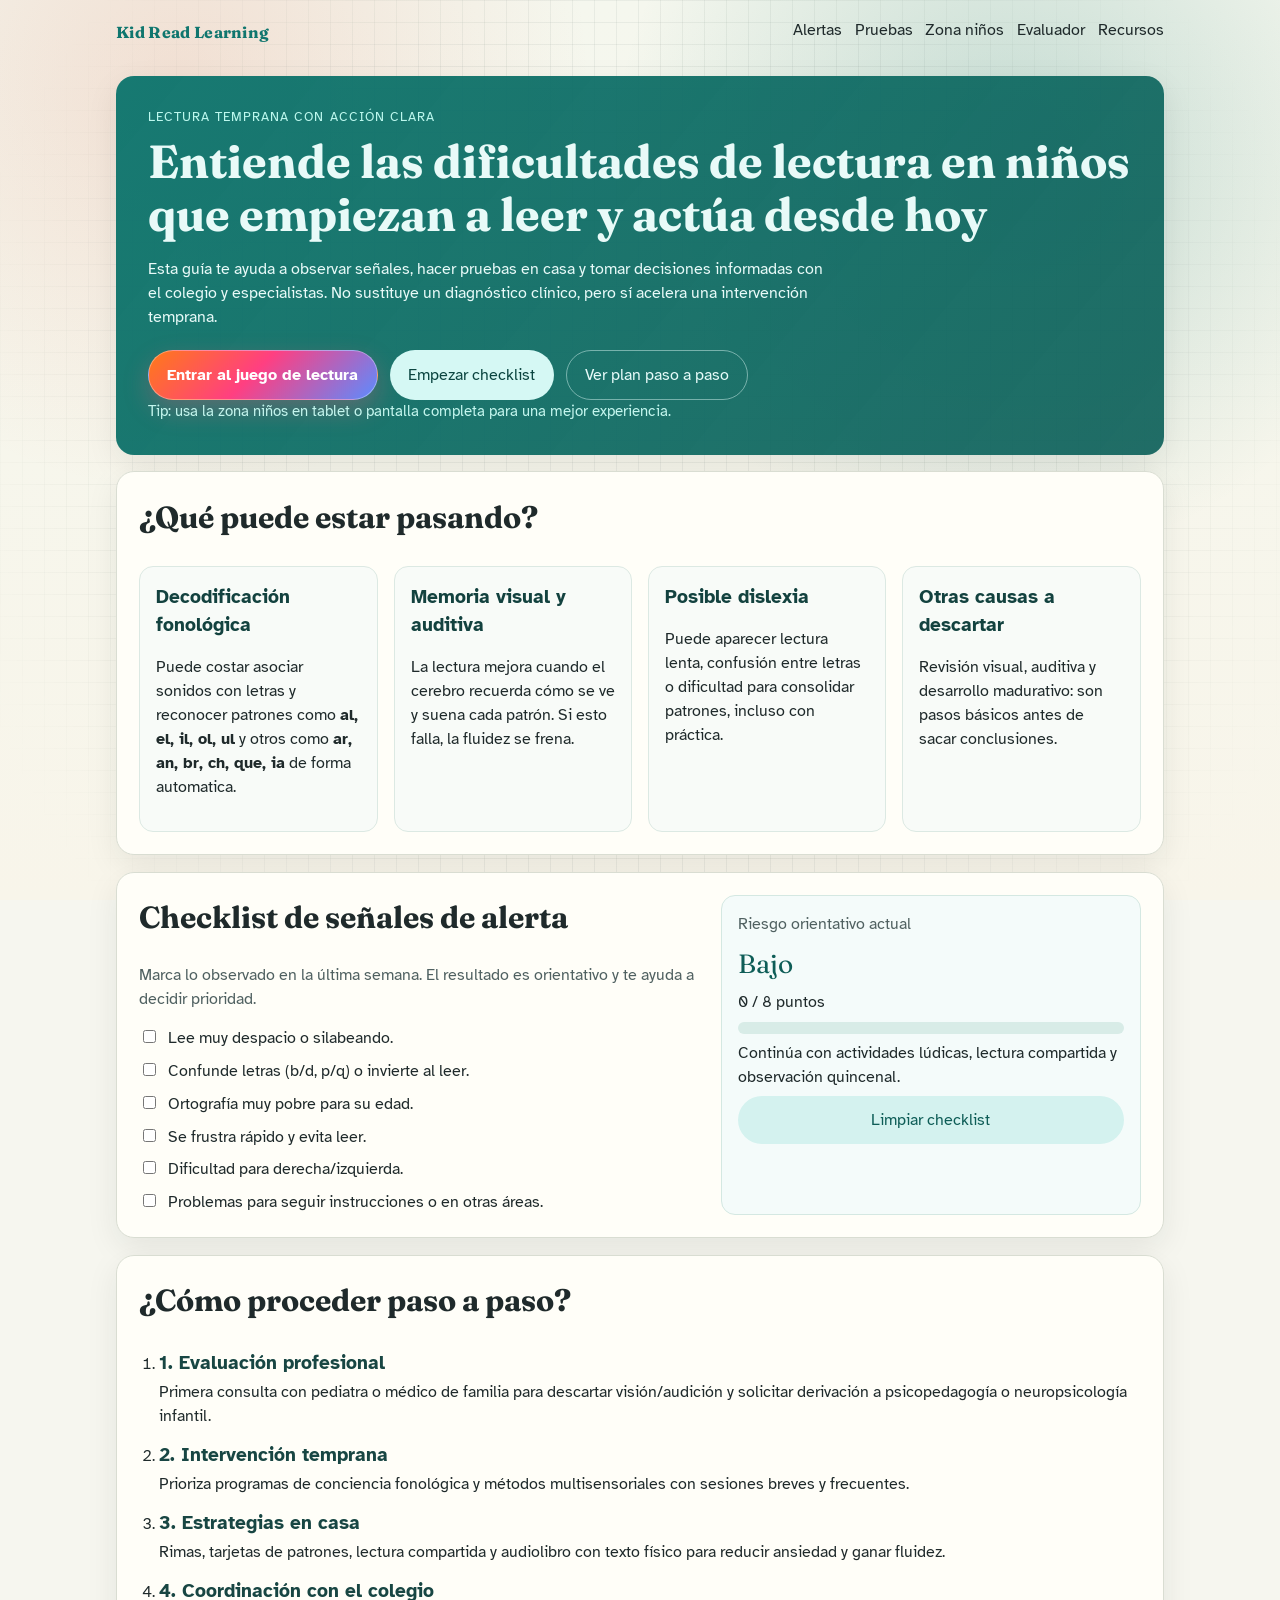
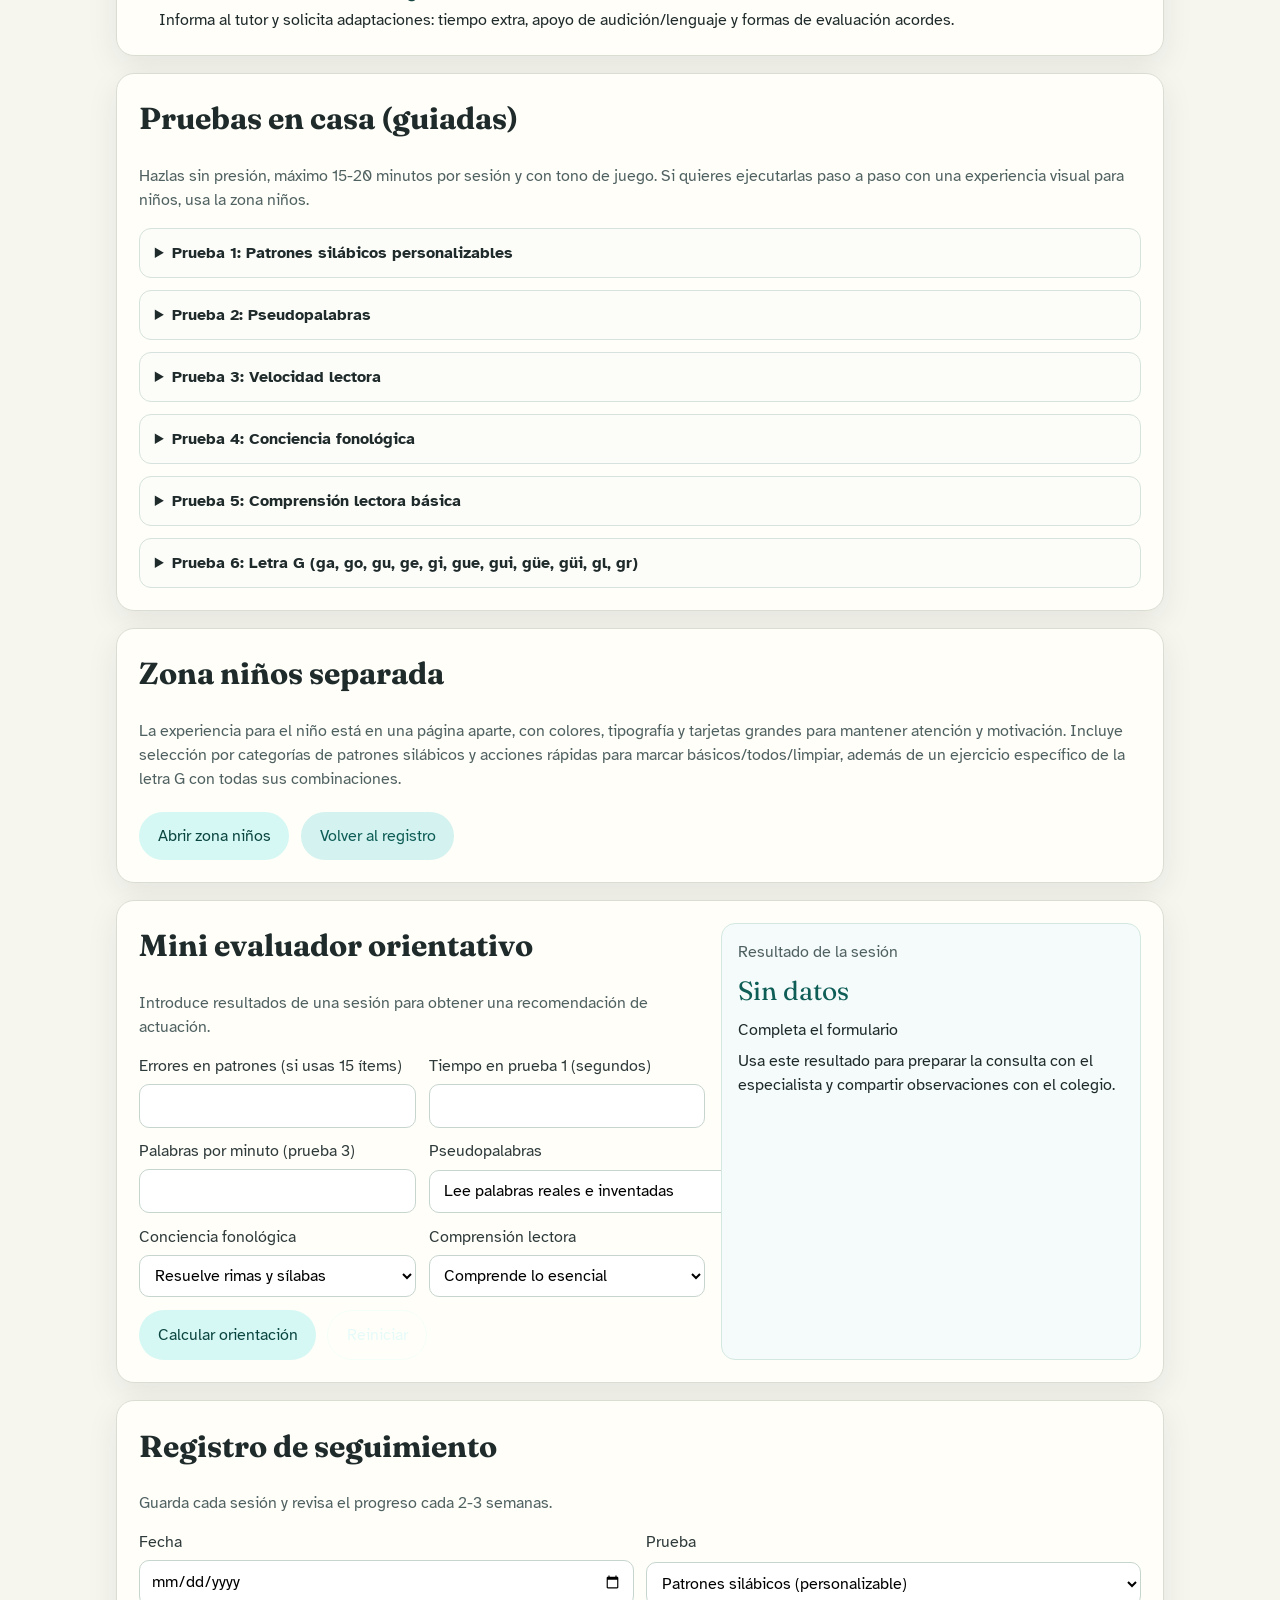
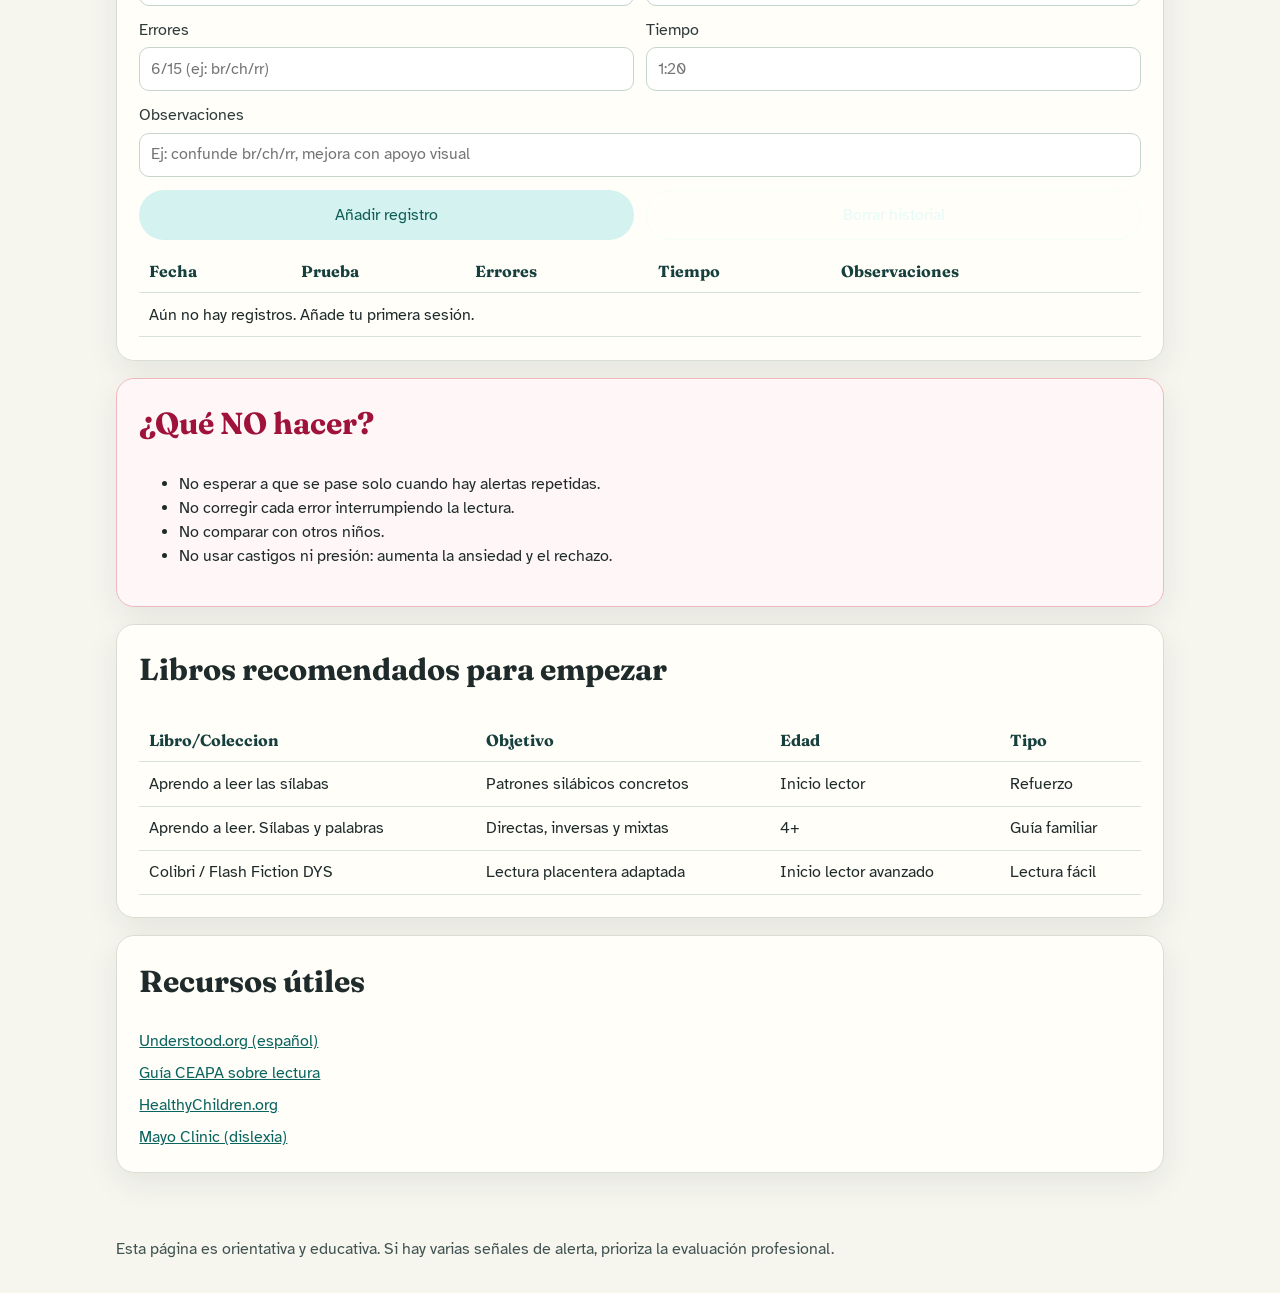
<file: index.html>
<!doctype html>
<html lang="es">
  <head>
    <meta charset="UTF-8" />
    <meta name="viewport" content="width=device-width, initial-scale=1.0" />
    <title>Guía interactiva para inicio lector</title>
    <meta
      name="description"
      content="Guía interactiva para familias: detectar señales en niños que empiezan a leer, aplicar pruebas en casa y saber cuándo acudir a evaluación profesional."
    />
    <link rel="preconnect" href="https://fonts.googleapis.com" />
    <link rel="preconnect" href="https://fonts.gstatic.com" crossorigin />
    <link
      href="https://fonts.googleapis.com/css2?family=Atkinson+Hyperlegible:wght@400;700&family=Fraunces:opsz,wght@9..144,500;9..144,700&display=swap"
      rel="stylesheet"
    />
    <link rel="stylesheet" href="styles.css" />
  </head>
  <body>
    <div class="bg-aurora" aria-hidden="true"></div>
    <div class="bg-grid" aria-hidden="true"></div>

    <header class="topbar">
      <p class="brand">Kid Read Learning</p>
      <nav aria-label="Navegación principal">
        <a href="#alertas">Alertas</a>
        <a href="#pruebas">Pruebas</a>
        <a href="zona-ninos.html">Zona niños</a>
        <a href="#evaluador">Evaluador</a>
        <a href="#recursos">Recursos</a>
      </nav>
    </header>

    <main>
      <section class="hero reveal" id="inicio">
        <p class="eyebrow">Lectura temprana con acción clara</p>
        <h1>
          Entiende las dificultades de lectura en niños que empiezan a leer y
          actúa desde hoy
        </h1>
        <p>
          Esta guía te ayuda a observar señales, hacer pruebas en casa y tomar
          decisiones informadas con el colegio y especialistas. No sustituye un
          diagnóstico clínico, pero sí acelera una intervención temprana.
        </p>
        <div class="hero-actions">
          <a class="btn btn-kids" href="zona-ninos.html">Entrar al juego de lectura</a>
          <a class="btn btn-primary" href="#alertas">Empezar checklist</a>
          <a class="btn btn-secondary" href="#pasos">Ver plan paso a paso</a>
        </div>
        <p class="hero-kids-note">
          Tip: usa la zona niños en tablet o pantalla completa para una mejor experiencia.
        </p>
      </section>

      <section class="panel reveal" id="entender">
        <h2>¿Qué puede estar pasando?</h2>
        <div class="grid cards-4">
          <article class="card">
            <h3>Decodificación fonológica</h3>
            <p>
              Puede costar asociar sonidos con letras y reconocer patrones como
              <strong>al, el, il, ol, ul</strong> y otros como
              <strong>ar, an, br, ch, que, ia</strong> de forma automatica.
            </p>
          </article>
          <article class="card">
            <h3>Memoria visual y auditiva</h3>
            <p>
              La lectura mejora cuando el cerebro recuerda cómo se ve y suena
              cada patrón. Si esto falla, la fluidez se frena.
            </p>
          </article>
          <article class="card">
            <h3>Posible dislexia</h3>
            <p>
              Puede aparecer lectura lenta, confusión entre letras o dificultad
              para consolidar patrones, incluso con práctica.
            </p>
          </article>
          <article class="card">
            <h3>Otras causas a descartar</h3>
            <p>
              Revisión visual, auditiva y desarrollo madurativo: son pasos
              básicos antes de sacar conclusiones.
            </p>
          </article>
        </div>
      </section>

      <section class="panel reveal" id="alertas">
        <div class="split">
          <div>
            <h2>Checklist de señales de alerta</h2>
            <p class="section-intro">
              Marca lo observado en la última semana. El resultado es
              orientativo y te ayuda a decidir prioridad.
            </p>
            <form id="alertChecklist" class="stack" aria-label="Checklist de alertas">
              <label><input type="checkbox" value="2" /> Lee muy despacio o silabeando.</label>
              <label><input type="checkbox" value="2" /> Confunde letras (b/d, p/q) o invierte al leer.</label>
              <label><input type="checkbox" value="1" /> Ortografía muy pobre para su edad.</label>
              <label><input type="checkbox" value="1" /> Se frustra rápido y evita leer.</label>
              <label><input type="checkbox" value="1" /> Dificultad para derecha/izquierda.</label>
              <label><input type="checkbox" value="1" /> Problemas para seguir instrucciones o en otras áreas.</label>
            </form>
          </div>

          <aside class="result-card" aria-live="polite">
            <p class="result-label">Riesgo orientativo actual</p>
            <p class="result-level" id="checklistLevel">Bajo</p>
            <p class="result-score"><span id="checklistScore">0</span> / 8 puntos</p>
            <div class="meter" role="img" aria-label="Nivel de alerta">
              <span id="checklistMeter"></span>
            </div>
            <p class="result-message" id="checklistMessage">
              Continúa con actividades lúdicas y observación quincenal.
            </p>
            <button type="button" class="btn btn-tertiary" id="clearChecklist">
              Limpiar checklist
            </button>
          </aside>
        </div>
      </section>

      <section class="panel reveal" id="pasos">
        <h2>¿Cómo proceder paso a paso?</h2>
        <ol class="timeline">
          <li>
            <h3>1. Evaluación profesional</h3>
            <p>
              Primera consulta con pediatra o médico de familia para descartar
              visión/audición y solicitar derivación a psicopedagogía o
              neuropsicología infantil.
            </p>
          </li>
          <li>
            <h3>2. Intervención temprana</h3>
            <p>
              Prioriza programas de conciencia fonológica y métodos
              multisensoriales con sesiones breves y frecuentes.
            </p>
          </li>
          <li>
            <h3>3. Estrategias en casa</h3>
            <p>
              Rimas, tarjetas de patrones, lectura compartida y audiolibro con
              texto físico para reducir ansiedad y ganar fluidez.
            </p>
          </li>
          <li>
            <h3>4. Coordinación con el colegio</h3>
            <p>
              Informa al tutor y solicita adaptaciones: tiempo extra, apoyo de
              audición/lenguaje y formas de evaluación acordes.
            </p>
          </li>
        </ol>
      </section>

      <section class="panel reveal" id="pruebas">
        <h2>Pruebas en casa (guiadas)</h2>
        <p class="section-intro">
          Hazlas sin presión, máximo 15-20 minutos por sesión y con tono de
          juego. Si quieres ejecutarlas paso a paso con una experiencia visual
          para niños, usa la zona niños.
        </p>

        <div class="accordion">
          <details>
            <summary>Prueba 1: Patrones silábicos personalizables</summary>
            <p>
              En la zona niños puedes elegir grupos (inversas, final nasal,
              final s, trabadas, dígrafos y vocálicas). Señal de alerta: más de
              30% de errores o más de 60 segundos con lectura silabeada.
            </p>
          </details>
          <details>
            <summary>Prueba 2: Pseudopalabras</summary>
            <p>
              Mezcla palabras reales e inventadas. Si solo lee conocidas, puede
              haber dificultad en la conversión grafema-fonema.
            </p>
          </details>
          <details>
            <summary>Prueba 3: Velocidad lectora</summary>
            <p>
              Texto de 100 palabras durante 1 minuto. Referencia orientativa en
              inicio lector: 50-90 ppm, con alerta por debajo de 45-50 ppm.
            </p>
          </details>
          <details>
            <summary>Prueba 4: Conciencia fonológica</summary>
            <p>
              Evalúa rimas, segmentación y omisión de sílabas. Dificultades
              repetidas sugieren una base fonológica frágil.
            </p>
          </details>
          <details>
            <summary>Prueba 5: Comprensión lectora básica</summary>
            <p>
              Lee 3-4 frases y haz 2-3 preguntas de contenido. Si lee sin
              comprender, revisa el enfoque de intervención.
            </p>
          </details>
          <details>
            <summary>Prueba 6: Letra G (ga, go, gu, ge, gi, gue, gui, güe, güi, gl, gr)</summary>
            <p>
              Refuerza todas las combinaciones de la G. Puedes elegir
              subcategorías: g suave (ga/go/gu), g fuerte (ge/gi), u muda
              (gue/gui), diéresis (güe/güi) y trabadas con la G (gl/gr). La
              letra se resalta en pantalla para que el niño la identifique al
              leer.
            </p>
          </details>
        </div>
      </section>

      <section class="panel reveal" id="laboratorio">
        <h2>Zona niños separada</h2>
        <p class="section-intro">
          La experiencia para el niño está en una página aparte, con colores,
          tipografía y tarjetas grandes para mantener atención y motivación.
          Incluye selección por categorías de patrones silábicos y acciones
          rápidas para marcar básicos/todos/limpiar, además de un ejercicio
          específico de la letra G con todas sus combinaciones.
        </p>
        <div class="hero-actions">
          <a class="btn btn-primary" href="zona-ninos.html">Abrir zona niños</a>
          <a class="btn btn-tertiary" href="#registro">Volver al registro</a>
        </div>
      </section>

      <section class="panel reveal" id="evaluador">
        <div class="split">
          <div>
            <h2>Mini evaluador orientativo</h2>
            <p class="section-intro">
              Introduce resultados de una sesión para obtener una recomendación
              de actuación.
            </p>
            <form id="quickEval" class="eval-grid">
              <label>
                Errores en patrones (si usas 15 ítems)
                <input type="number" min="0" max="15" id="errPatrones" required />
              </label>
              <label>
                Tiempo en prueba 1 (segundos)
                <input type="number" min="10" max="300" id="timePatrones" required />
              </label>
              <label>
                Palabras por minuto (prueba 3)
                <input type="number" min="0" max="180" id="ppm" required />
              </label>
              <label>
                Pseudopalabras
                <select id="pseudo" required>
                  <option value="ok">Lee palabras reales e inventadas</option>
                  <option value="partial">Le cuestan varias inventadas</option>
                  <option value="block">Se bloquea casi siempre con inventadas</option>
                </select>
              </label>
              <label>
                Conciencia fonológica
                <select id="fono" required>
                  <option value="ok">Resuelve rimas y sílabas</option>
                  <option value="partial">Falla en algunas tareas</option>
                  <option value="block">Falla en la mayoría</option>
                </select>
              </label>
              <label>
                Comprensión lectora
                <select id="comprension" required>
                  <option value="ok">Comprende lo esencial</option>
                  <option value="partial">Comprensión parcial</option>
                  <option value="low">Casi no comprende</option>
                </select>
              </label>

              <div class="actions-row">
                <button class="btn btn-primary" type="submit">Calcular orientación</button>
                <button class="btn btn-secondary" type="button" id="resetEval">Reiniciar</button>
              </div>
            </form>
          </div>

          <aside class="result-card" aria-live="polite">
            <p class="result-label">Resultado de la sesión</p>
            <p class="result-level" id="evalLevel">Sin datos</p>
            <p class="result-score" id="evalScore">Completa el formulario</p>
            <p class="result-message" id="evalMessage">
              Usa este resultado para preparar la consulta con el especialista y
              compartir observaciones con el colegio.
            </p>
          </aside>
        </div>
      </section>

      <section class="panel reveal" id="registro">
        <h2>Registro de seguimiento</h2>
        <p class="section-intro">
          Guarda cada sesión y revisa el progreso cada 2-3 semanas.
        </p>
        <form id="logForm" class="log-form">
          <label>Fecha <input type="date" id="logDate" required /></label>
          <label>
            Prueba
            <select id="logTest" required>
              <option value="Patrones">Patrones silábicos (personalizable)</option>
              <option value="Pseudopalabras">Pseudopalabras</option>
              <option value="Velocidad">Velocidad lectora</option>
              <option value="Conciencia fonológica">Conciencia fonológica</option>
              <option value="Comprensión">Comprensión lectora</option>
              <option value="Letra G">Letra G (ga, go, gu, ge, gi, gue, gui, güe, güi)</option>
            </select>
          </label>
          <label>
            Errores
            <input type="text" id="logErrors" placeholder="6/15 (ej: br/ch/rr)" />
          </label>
          <label>Tiempo <input type="text" id="logTime" placeholder="1:20" /></label>
          <label class="full">
            Observaciones
            <input
              type="text"
              id="logNotes"
              placeholder="Ej: confunde br/ch/rr, mejora con apoyo visual"
            />
          </label>
          <button type="submit" class="btn btn-tertiary">Añadir registro</button>
          <button type="button" class="btn btn-secondary" id="clearLogs">Borrar historial</button>
        </form>

        <div class="table-wrap">
          <table>
            <thead>
              <tr>
                <th>Fecha</th>
                <th>Prueba</th>
                <th>Errores</th>
                <th>Tiempo</th>
                <th>Observaciones</th>
              </tr>
            </thead>
            <tbody id="logTableBody"></tbody>
          </table>
        </div>
      </section>

      <section class="panel panel-warning reveal" id="no-hacer">
        <h2>¿Qué NO hacer?</h2>
        <ul>
          <li>No esperar a que se pase solo cuando hay alertas repetidas.</li>
          <li>No corregir cada error interrumpiendo la lectura.</li>
          <li>No comparar con otros niños.</li>
          <li>No usar castigos ni presión: aumenta la ansiedad y el rechazo.</li>
        </ul>
      </section>

      <section class="panel reveal" id="libros">
        <h2>Libros recomendados para empezar</h2>
        <div class="table-wrap">
          <table>
            <thead>
              <tr>
                <th>Libro/Coleccion</th>
                <th>Objetivo</th>
                <th>Edad</th>
                <th>Tipo</th>
              </tr>
            </thead>
            <tbody>
              <tr>
                <td>Aprendo a leer las sílabas</td>
                <td>Patrones silábicos concretos</td>
                <td>Inicio lector</td>
                <td>Refuerzo</td>
              </tr>
              <tr>
                <td>Aprendo a leer. Sílabas y palabras</td>
                <td>Directas, inversas y mixtas</td>
                <td>4+</td>
                <td>Guía familiar</td>
              </tr>
              <tr>
                <td>Colibri / Flash Fiction DYS</td>
                <td>Lectura placentera adaptada</td>
                <td>Inicio lector avanzado</td>
                <td>Lectura fácil</td>
              </tr>
            </tbody>
          </table>
        </div>
      </section>

      <section class="panel reveal" id="recursos">
        <h2>Recursos útiles</h2>
        <div class="resources">
          <a href="https://www.understood.org/es-mx/articles/child-trouble-reading" target="_blank" rel="noreferrer">Understood.org (español)</a>
          <a href="https://ceapa.es/wp-content/uploads/2021/02/DIFICULTADES-DE-APRENDIZAJE-RELACIONADAS-CON-LA-LECTURA.pdf" target="_blank" rel="noreferrer">Guía CEAPA sobre lectura</a>
          <a href="https://www.healthychildren.org/Spanish/health-issues/conditions/learning-disabilities/Paginas/reading-disorders-what-parents-need-to-know.aspx" target="_blank" rel="noreferrer">HealthyChildren.org</a>
          <a href="https://www.mayoclinic.org/es/diseases-conditions/dyslexia/symptoms-causes/syc-20353552" target="_blank" rel="noreferrer">Mayo Clinic (dislexia)</a>
        </div>
      </section>
    </main>

    <footer>
      <p>
        Esta página es orientativa y educativa. Si hay varias señales de alerta,
        prioriza la evaluación profesional.
      </p>
    </footer>

    <script src="script.js"></script>
  </body>
</html>
</file>
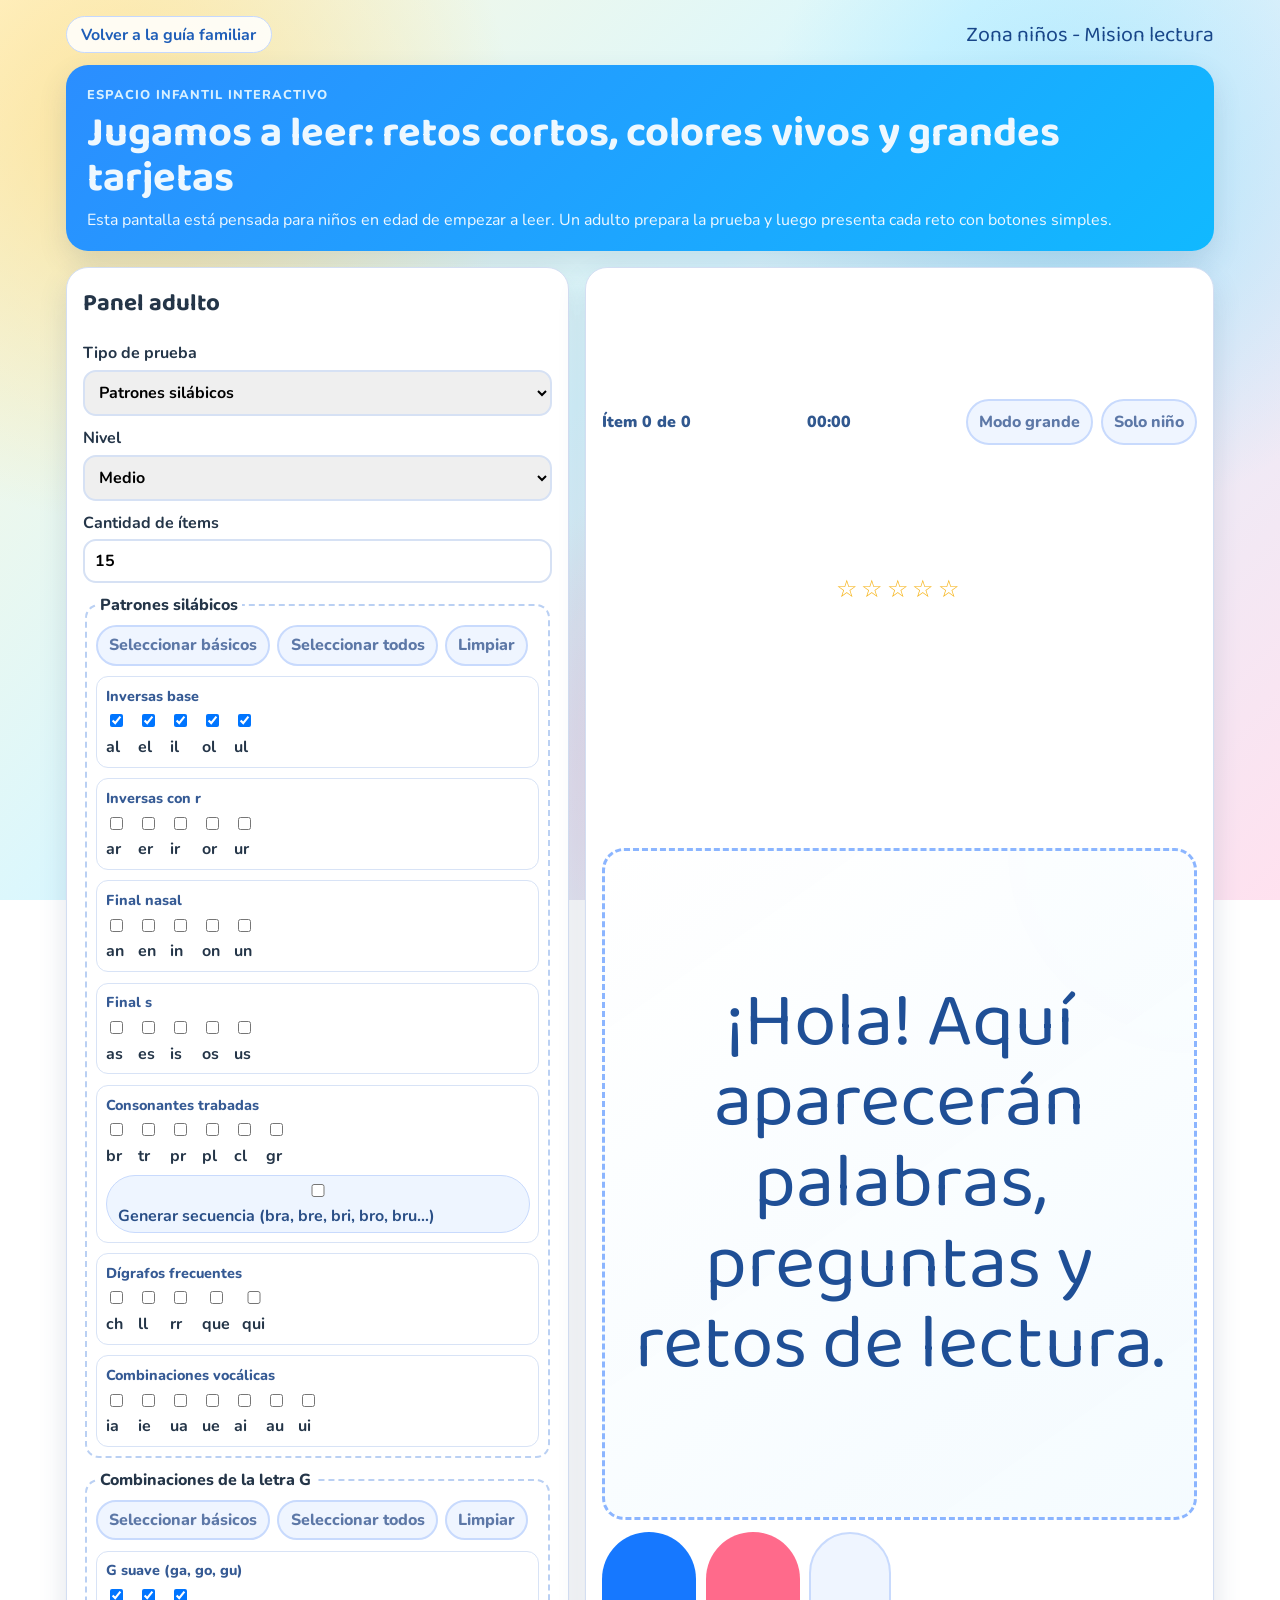
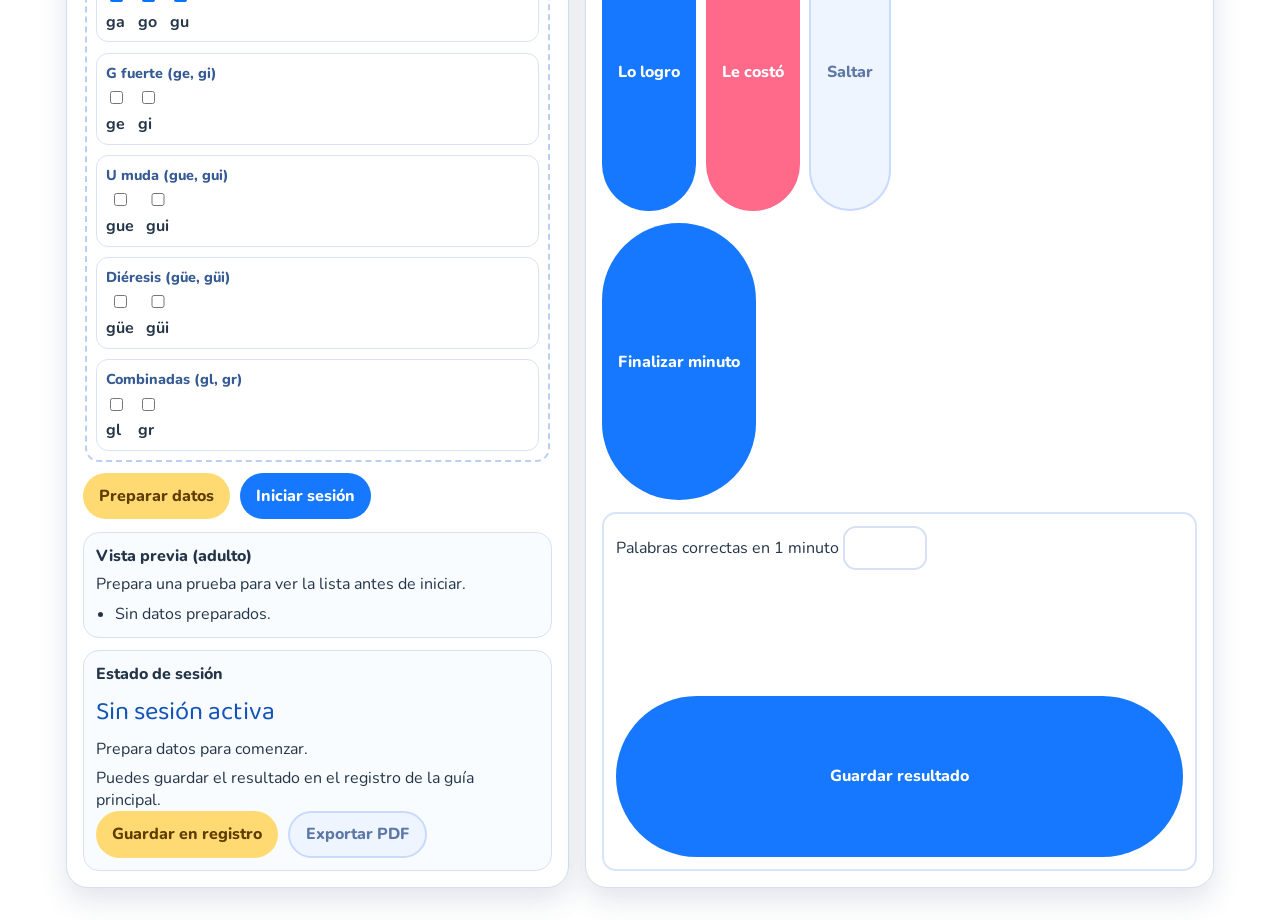
<file: zona-ninos.html>
<!doctype html>
<html lang="es">
  <head>
    <meta charset="UTF-8" />
    <meta name="viewport" content="width=device-width, initial-scale=1.0" />
    <title>Zona niños - pruebas de lectura</title>
    <meta
      name="description"
      content="Zona de pruebas de lectura para niños en inicio lector: visual, divertida y guiada para familias y docentes."
    />
    <link rel="preconnect" href="https://fonts.googleapis.com" />
    <link rel="preconnect" href="https://fonts.gstatic.com" crossorigin />
    <link
      href="https://fonts.googleapis.com/css2?family=Baloo+2:wght@500;700&family=Nunito:wght@500;700;800&display=swap"
      rel="stylesheet"
    />
    <link rel="stylesheet" href="zona-ninos.css" />
  </head>
  <body>
    <div class="bg"></div>
    <header class="topbar">
      <a class="back-link" href="index.html">Volver a la guía familiar</a>
      <p class="brand">Zona niños - Mision lectura</p>
    </header>

    <main>
      <section class="hero">
        <p class="eyebrow">Espacio infantil interactivo</p>
        <h1>Jugamos a leer: retos cortos, colores vivos y grandes tarjetas</h1>
        <p>
          Esta pantalla está pensada para niños en edad de empezar a leer. Un
          adulto prepara la prueba y luego presenta cada reto con botones simples.
        </p>
      </section>

      <section class="layout">
        <aside class="panel setup-panel">
          <h2>Panel adulto</h2>
          <form id="testLabSetup" class="lab-form">
            <label>
              Tipo de prueba
              <select id="labTestType">
                <option value="patterns">Patrones silábicos</option>
                <option value="blends">Sílabas trabadas (br, tr, pr, gr)</option>
                <option value="pseudo">Pseudopalabras</option>
                <option value="phonology">Conciencia fonológica</option>
                <option value="reading">Comprensión lectora</option>
                <option value="speed">Velocidad lectora (1 minuto)</option>
                <option value="letterG">Letra G (ga, go, gu, ge, gi, gue, gui, güe, güi)</option>
              </select>
            </label>

            <label>
              Nivel
              <select id="labDifficulty">
                <option value="easy">Fácil</option>
                <option value="medium" selected>Medio</option>
                <option value="hard">Avanzado</option>
              </select>
            </label>

            <label id="labCountWrap">
              Cantidad de ítems
              <input type="number" id="labItemCount" min="5" max="30" value="15" />
            </label>

            <fieldset id="patternPicker">
              <legend>Patrones silábicos</legend>
              <div class="pattern-quick-actions" aria-label="Acciones rápidas de patrones">
                <button type="button" class="btn btn-outline btn-mini" id="selectBasicPatterns">
                  Seleccionar básicos
                </button>
                <button type="button" class="btn btn-outline btn-mini" id="selectAllPatterns">
                  Seleccionar todos
                </button>
                <button type="button" class="btn btn-outline btn-mini" id="clearPatterns">
                  Limpiar
                </button>
              </div>

              <div class="pattern-group" data-apply="patterns">
                <p class="pattern-title">Inversas base</p>
                <div class="pattern-options">
                  <label><input type="checkbox" name="pattern" value="al" checked /> al</label>
                  <label><input type="checkbox" name="pattern" value="el" checked /> el</label>
                  <label><input type="checkbox" name="pattern" value="il" checked /> il</label>
                  <label><input type="checkbox" name="pattern" value="ol" checked /> ol</label>
                  <label><input type="checkbox" name="pattern" value="ul" checked /> ul</label>
                </div>
              </div>

              <div class="pattern-group" data-apply="patterns">
                <p class="pattern-title">Inversas con r</p>
                <div class="pattern-options">
                  <label><input type="checkbox" name="pattern" value="ar" /> ar</label>
                  <label><input type="checkbox" name="pattern" value="er" /> er</label>
                  <label><input type="checkbox" name="pattern" value="ir" /> ir</label>
                  <label><input type="checkbox" name="pattern" value="or" /> or</label>
                  <label><input type="checkbox" name="pattern" value="ur" /> ur</label>
                </div>
              </div>

              <div class="pattern-group" data-apply="patterns">
                <p class="pattern-title">Final nasal</p>
                <div class="pattern-options">
                  <label><input type="checkbox" name="pattern" value="an" /> an</label>
                  <label><input type="checkbox" name="pattern" value="en" /> en</label>
                  <label><input type="checkbox" name="pattern" value="in" /> in</label>
                  <label><input type="checkbox" name="pattern" value="on" /> on</label>
                  <label><input type="checkbox" name="pattern" value="un" /> un</label>
                </div>
              </div>

              <div class="pattern-group" data-apply="patterns">
                <p class="pattern-title">Final s</p>
                <div class="pattern-options">
                  <label><input type="checkbox" name="pattern" value="as" /> as</label>
                  <label><input type="checkbox" name="pattern" value="es" /> es</label>
                  <label><input type="checkbox" name="pattern" value="is" /> is</label>
                  <label><input type="checkbox" name="pattern" value="os" /> os</label>
                  <label><input type="checkbox" name="pattern" value="us" /> us</label>
                </div>
              </div>

              <div class="pattern-group" data-apply="patterns,blends">
                <p class="pattern-title">Consonantes trabadas</p>
                <div class="pattern-options">
                  <label><input type="checkbox" name="pattern" value="br" /> br</label>
                  <label><input type="checkbox" name="pattern" value="tr" /> tr</label>
                  <label><input type="checkbox" name="pattern" value="pr" /> pr</label>
                  <label><input type="checkbox" name="pattern" value="pl" /> pl</label>
                  <label><input type="checkbox" name="pattern" value="cl" /> cl</label>
                  <label><input type="checkbox" name="pattern" value="gr" /> gr</label>
                </div>
                <label class="sequence-toggle" id="blendSequenceWrap" hidden>
                  <input type="checkbox" id="blendSequenceMode" />
                  Generar secuencia (bra, bre, bri, bro, bru…)
                </label>
              </div>

              <div class="pattern-group" data-apply="patterns">
                <p class="pattern-title">Dígrafos frecuentes</p>
                <div class="pattern-options">
                  <label><input type="checkbox" name="pattern" value="ch" /> ch</label>
                  <label><input type="checkbox" name="pattern" value="ll" /> ll</label>
                  <label><input type="checkbox" name="pattern" value="rr" /> rr</label>
                  <label><input type="checkbox" name="pattern" value="que" /> que</label>
                  <label><input type="checkbox" name="pattern" value="qui" /> qui</label>
                </div>
              </div>

              <div class="pattern-group" data-apply="patterns">
                <p class="pattern-title">Combinaciones vocálicas</p>
                <div class="pattern-options">
                  <label><input type="checkbox" name="pattern" value="ia" /> ia</label>
                  <label><input type="checkbox" name="pattern" value="ie" /> ie</label>
                  <label><input type="checkbox" name="pattern" value="ua" /> ua</label>
                  <label><input type="checkbox" name="pattern" value="ue" /> ue</label>
                  <label><input type="checkbox" name="pattern" value="ai" /> ai</label>
                  <label><input type="checkbox" name="pattern" value="au" /> au</label>
                  <label><input type="checkbox" name="pattern" value="ui" /> ui</label>
                </div>
              </div>
            </fieldset>

            <fieldset id="gPicker" hidden>
              <legend>Combinaciones de la letra G</legend>
              <div class="pattern-quick-actions" aria-label="Acciones rápidas de la G">
                <button type="button" class="btn btn-outline btn-mini" id="selectBasicG">
                  Seleccionar básicos
                </button>
                <button type="button" class="btn btn-outline btn-mini" id="selectAllG">
                  Seleccionar todos
                </button>
                <button type="button" class="btn btn-outline btn-mini" id="clearG">
                  Limpiar
                </button>
              </div>

              <div class="pattern-group">
                <p class="pattern-title">G suave (ga, go, gu)</p>
                <div class="pattern-options">
                  <label><input type="checkbox" name="gGroup" value="ga" checked /> ga</label>
                  <label><input type="checkbox" name="gGroup" value="go" checked /> go</label>
                  <label><input type="checkbox" name="gGroup" value="gu" checked /> gu</label>
                </div>
              </div>

              <div class="pattern-group">
                <p class="pattern-title">G fuerte (ge, gi)</p>
                <div class="pattern-options">
                  <label><input type="checkbox" name="gGroup" value="ge" /> ge</label>
                  <label><input type="checkbox" name="gGroup" value="gi" /> gi</label>
                </div>
              </div>

              <div class="pattern-group">
                <p class="pattern-title">U muda (gue, gui)</p>
                <div class="pattern-options">
                  <label><input type="checkbox" name="gGroup" value="gue" /> gue</label>
                  <label><input type="checkbox" name="gGroup" value="gui" /> gui</label>
                </div>
              </div>

              <div class="pattern-group">
                <p class="pattern-title">Diéresis (güe, güi)</p>
                <div class="pattern-options">
                  <label><input type="checkbox" name="gGroup" value="gueD" /> güe</label>
                  <label><input type="checkbox" name="gGroup" value="guiD" /> güi</label>
                </div>
              </div>

              <div class="pattern-group">
                <p class="pattern-title">Combinadas (gl, gr)</p>
                <div class="pattern-options">
                  <label><input type="checkbox" name="gGroup" value="gl" /> gl</label>
                  <label><input type="checkbox" name="gGroup" value="gr" /> gr</label>
                </div>
              </div>
            </fieldset>

            <div class="actions-row">
              <button class="btn btn-soft" type="button" id="generateLabData">
                Preparar datos
              </button>
              <button class="btn btn-primary" type="button" id="startLabSession" disabled>
                Iniciar sesión
              </button>
            </div>
          </form>

          <div class="preview-box">
            <p class="preview-title">Vista previa (adulto)</p>
            <p class="preview-note" id="labPreviewNote">
              Prepara una prueba para ver la lista antes de iniciar.
            </p>
            <ul id="labPreview" class="preview-list"></ul>
          </div>

          <div class="summary-card">
            <p class="summary-label">Estado de sesión</p>
            <p class="summary-level" id="labStatus">Sin sesión activa</p>
            <p class="summary-score" id="labStats">Prepara datos para comenzar.</p>
            <p class="summary-message" id="labAdvice">
              Puedes guardar el resultado en el registro de la guía principal.
            </p>
            <div class="actions-row">
              <button class="btn btn-soft" type="button" id="saveLabToLog" disabled>
                Guardar en registro
              </button>
              <button class="btn btn-outline" type="button" id="exportLabPdf" disabled>
                Exportar PDF
              </button>
            </div>
          </div>
        </aside>

        <section class="panel stage-panel" aria-live="polite">
          <div class="stage-head">
            <p class="progress" id="labProgress">Ítem 0 de 0</p>
            <p class="timer" id="labTimer">00:00</p>
            <div class="stage-head-actions">
              <button class="btn btn-outline btn-mini" type="button" id="toggleKidView">
                Modo grande
              </button>
              <button class="btn btn-outline btn-mini" type="button" id="backToAdultPanel">
                Panel adulto
              </button>
            </div>
          </div>

          <div class="star-row" id="starRow" aria-hidden="true">☆☆☆☆☆</div>

          <div class="lab-reading" id="labReadingText" hidden></div>
          <div class="stimulus-card" id="labStimulus">
            ¡Hola! Aquí aparecerán palabras, preguntas y retos de lectura.
          </div>

          <div class="lab-controls" id="labMainControls">
            <button class="btn btn-primary" type="button" id="labCorrect" disabled>
              Lo logro
            </button>
            <button class="btn btn-warn" type="button" id="labIncorrect" disabled>
              Le costó
            </button>
            <button class="btn btn-outline" type="button" id="labSkip" disabled>
              Saltar
            </button>
          </div>

          <div class="lab-controls" id="speedControls" hidden>
            <button class="btn btn-primary" type="button" id="finishSpeedNow" disabled>
              Finalizar minuto
            </button>
          </div>

          <form id="speedResultForm" class="speed-form" hidden>
            <label>
              Palabras correctas en 1 minuto
              <input type="number" id="speedWordsRead" min="0" max="180" required />
            </label>
            <button class="btn btn-primary" type="submit">Guardar resultado</button>
          </form>
        </section>
      </section>
    </main>

    <script src="zona-ninos.js"></script>
  </body>
</html>
</file>
<file: styles.css>
:root {
  --bg: #f6f6ef;
  --surface: #fffef8;
  --ink: #1f2a2b;
  --muted: #506161;
  --primary: #0f766e;
  --primary-soft: #d4f2ef;
  --accent: #e07a5f;
  --accent-soft: #ffe3d8;
  --warning: #9f1239;
  --line: #d9ddd2;
  --shadow: 0 10px 32px rgba(24, 40, 36, 0.08);
  --radius: 18px;
}

* {
  box-sizing: border-box;
}

html,
body {
  margin: 0;
  padding: 0;
}

body {
  font-family: "Atkinson Hyperlegible", sans-serif;
  color: var(--ink);
  background: var(--bg);
  line-height: 1.5;
  position: relative;
  overflow-x: hidden;
}

.bg-aurora,
.bg-grid {
  position: fixed;
  inset: 0;
  pointer-events: none;
  z-index: -2;
}

.bg-aurora {
  background:
    radial-gradient(circle at 14% 9%, rgba(224, 122, 95, 0.19), transparent 30%),
    radial-gradient(circle at 79% 18%, rgba(15, 118, 110, 0.22), transparent 32%),
    linear-gradient(180deg, #f5f7ee 0%, #f8f5ea 100%);
}

.bg-grid {
  z-index: -1;
  background-image: linear-gradient(to right, rgba(82, 102, 99, 0.08) 1px, transparent 1px),
    linear-gradient(to bottom, rgba(82, 102, 99, 0.08) 1px, transparent 1px);
  background-size: 22px 22px;
  mask-image: radial-gradient(circle at center, #000 56%, transparent 90%);
}

.topbar {
  max-width: 1080px;
  margin: 0 auto;
  padding: 1.1rem 1rem;
  display: flex;
  justify-content: space-between;
  align-items: center;
  gap: 1rem;
  flex-wrap: wrap;
}

.brand {
  margin: 0;
  color: var(--primary);
  font-weight: 700;
  font-family: "Fraunces", serif;
  letter-spacing: 0.02em;
}

nav {
  display: flex;
  flex-wrap: wrap;
  gap: 0.8rem;
}

nav a {
  color: var(--ink);
  text-decoration: none;
  border-bottom: 2px solid transparent;
  padding-bottom: 0.2rem;
}

nav a:hover,
nav a:focus-visible {
  border-color: var(--primary);
  outline: none;
}

main {
  max-width: 1080px;
  margin: 0 auto;
  padding: 0 1rem 3rem;
}

.hero {
  margin-top: 0.7rem;
  padding: 2rem;
  border-radius: var(--radius);
  background: linear-gradient(130deg, rgba(15, 118, 110, 0.97), rgba(16, 98, 91, 0.93));
  color: #e8faf8;
  box-shadow: var(--shadow);
}

.hero h1 {
  margin: 0.5rem 0 1rem;
  font-family: "Fraunces", serif;
  font-weight: 700;
  font-size: clamp(1.7rem, 3.8vw, 2.9rem);
  line-height: 1.15;
}

.eyebrow {
  text-transform: uppercase;
  letter-spacing: 0.08em;
  font-size: 0.8rem;
  margin: 0;
  color: #bdf8ee;
}

.hero p {
  margin: 0;
  max-width: 68ch;
}

.hero-actions {
  margin-top: 1.3rem;
  display: flex;
  flex-wrap: wrap;
  gap: 0.75rem;
}

.btn {
  border: none;
  border-radius: 999px;
  padding: 0.75rem 1.15rem;
  font: inherit;
  min-height: 44px;
  cursor: pointer;
  text-decoration: none;
  display: inline-flex;
  justify-content: center;
  align-items: center;
  transition: transform 180ms ease, box-shadow 180ms ease, background-color 180ms ease;
}

.btn:hover,
.btn:focus-visible {
  transform: translateY(-1px);
  box-shadow: 0 6px 20px rgba(22, 42, 39, 0.16);
  outline: none;
}

.btn-primary {
  color: #0b4540;
  background: #d5f8f4;
}

.btn-secondary {
  color: #e6fbf9;
  border: 1px solid rgba(231, 255, 251, 0.45);
  background: transparent;
}

.btn-tertiary {
  color: #0e5d57;
  background: var(--primary-soft);
}

.btn-kids {
  color: #ffffff;
  background:
    linear-gradient(135deg, #ff7a18 0%, #ff3f81 46%, #5b8cff 100%);
  border: 1px solid rgba(255, 255, 255, 0.34);
  font-weight: 700;
  box-shadow: 0 10px 26px rgba(255, 85, 120, 0.28);
}

.hero-kids-note {
  margin-top: 0.8rem;
  color: #c4f6ee;
  font-size: 0.93rem;
}

.panel {
  margin-top: 1.05rem;
  border-radius: var(--radius);
  background: var(--surface);
  padding: 1.4rem;
  border: 1px solid var(--line);
  box-shadow: var(--shadow);
}

.panel h2 {
  margin-top: 0;
  font-family: "Fraunces", serif;
  font-size: clamp(1.34rem, 2.4vw, 1.9rem);
}

.section-intro {
  margin-top: -0.2rem;
  color: var(--muted);
}

.grid {
  display: grid;
  gap: 1rem;
}

.cards-4 {
  grid-template-columns: repeat(4, minmax(0, 1fr));
}

.card {
  background: #f8fbf8;
  border: 1px solid #dce9e3;
  border-radius: 14px;
  padding: 1rem;
}

.card h3 {
  margin-top: 0;
  margin-bottom: 0.3rem;
  color: #13423f;
}

.split {
  display: grid;
  grid-template-columns: 1.35fr 1fr;
  gap: 1rem;
}

.stack {
  display: grid;
  gap: 0.6rem;
}

label {
  font-size: 0.97rem;
}

input[type="checkbox"] {
  margin-right: 0.5rem;
}

.result-card {
  border-radius: 14px;
  border: 1px solid #d4e8e2;
  background: #f4fbfa;
  padding: 1rem;
  display: flex;
  flex-direction: column;
  gap: 0.45rem;
}

.result-label {
  margin: 0;
  color: var(--muted);
}

.result-level {
  margin: 0;
  font-family: "Fraunces", serif;
  font-size: 1.65rem;
  color: #0e5d57;
}

.result-score,
.result-message {
  margin: 0;
}

.meter {
  width: 100%;
  border-radius: 999px;
  background: #d8ece7;
  height: 12px;
  overflow: hidden;
}

.meter span {
  display: block;
  height: 100%;
  width: 0;
  background: linear-gradient(90deg, #2eaa9c, #df7358);
  transition: width 220ms ease;
}

.timeline {
  margin: 0;
  padding-left: 1.2rem;
  display: grid;
  gap: 0.8rem;
}

.timeline h3 {
  margin-bottom: 0.2rem;
  margin-top: 0;
  color: #184643;
}

.timeline p {
  margin: 0;
}

.accordion {
  display: grid;
  gap: 0.75rem;
}

.lab-grid {
  display: grid;
  grid-template-columns: 1.25fr 1fr;
  gap: 1rem;
}

.lab-setup {
  display: grid;
  gap: 0.8rem;
}

.lab-form {
  display: grid;
  gap: 0.75rem;
  border: 1px solid #d6e5de;
  border-radius: 14px;
  background: #fafdf8;
  padding: 0.85rem;
}

#patternPicker {
  margin: 0;
  border: 1px dashed #c6d8d0;
  border-radius: 12px;
  padding: 0.6rem;
  display: flex;
  gap: 0.8rem;
  flex-wrap: wrap;
}

#patternPicker legend {
  padding: 0 0.25rem;
  color: #355051;
  font-weight: 700;
}

.preview-box {
  border: 1px solid #d7e3dc;
  border-radius: 14px;
  background: #f7fcfa;
  padding: 0.9rem;
}

.preview-title {
  margin: 0;
  font-family: "Fraunces", serif;
  color: #1c4b49;
}

.preview-note {
  margin: 0.35rem 0 0;
  color: #4c6262;
}

.preview-list {
  margin: 0.6rem 0 0;
  max-height: 220px;
  overflow-y: auto;
  padding-left: 1.1rem;
}

.lab-player {
  border: 1px solid #d4e4dd;
  border-radius: 14px;
  background: #f6fdf9;
  padding: 0.9rem;
  display: grid;
  gap: 0.7rem;
}

.lab-player-head {
  display: flex;
  align-items: center;
  justify-content: space-between;
  gap: 0.7rem;
}

.btn-small {
  padding: 0.45rem 0.75rem;
  font-size: 0.84rem;
  width: auto;
}

.lab-progress,
.lab-timer {
  margin: 0;
  font-weight: 700;
  color: #245553;
}

.lab-reading {
  border: 1px solid #c9ddd4;
  border-radius: 12px;
  background: #ffffff;
  padding: 0.7rem;
  max-height: 180px;
  overflow-y: auto;
  font-size: 0.97rem;
  color: #263f42;
}

.stimulus-card {
  border: 2px dashed #95c9c0;
  border-radius: 14px;
  min-height: 130px;
  background: #ffffff;
  display: flex;
  align-items: center;
  justify-content: center;
  text-align: center;
  padding: 1rem;
  font-size: clamp(1.2rem, 3vw, 2rem);
  font-weight: 700;
  color: #104d48;
  line-height: 1.2;
}

.kid-focus .stimulus-card {
  min-height: 280px;
  font-size: clamp(2.2rem, 7vw, 4.4rem);
  border-style: solid;
  background: #fcfffc;
}

.kid-focus .lab-reading {
  font-size: 1.15rem;
  max-height: 240px;
}

.lab-controls {
  display: flex;
  gap: 0.65rem;
  flex-wrap: wrap;
}

.lab-summary {
  margin-top: 0.9rem;
}

.speed-form {
  display: grid;
  gap: 0.55rem;
  border: 1px solid #d7e4dd;
  border-radius: 12px;
  padding: 0.7rem;
  background: #ffffff;
}

details {
  border: 1px solid #d6e2dd;
  border-radius: 12px;
  padding: 0.75rem 0.9rem;
  background: #fcfdf9;
}

summary {
  cursor: pointer;
  font-weight: 700;
}

.eval-grid,
.log-form {
  display: grid;
  gap: 0.8rem;
  grid-template-columns: repeat(2, minmax(0, 1fr));
}

.eval-grid label,
.log-form label {
  display: grid;
  gap: 0.35rem;
  color: #2f3a3b;
}

input,
select {
  border-radius: 10px;
  border: 1px solid #c7d5cf;
  padding: 0.58rem 0.66rem;
  font: inherit;
  background: #fff;
}

input:focus-visible,
select:focus-visible,
button:focus-visible {
  outline: 2px solid #1f8f83;
  outline-offset: 1px;
}

.actions-row {
  grid-column: 1 / -1;
  display: flex;
  gap: 0.7rem;
  flex-wrap: wrap;
}

.full {
  grid-column: 1 / -1;
}

.table-wrap {
  width: 100%;
  overflow-x: auto;
  margin-top: 0.6rem;
}

table {
  width: 100%;
  border-collapse: collapse;
  min-width: 520px;
}

th,
td {
  text-align: left;
  padding: 0.6rem;
  border-bottom: 1px solid #d7e2dc;
}

thead th {
  font-family: "Fraunces", serif;
  color: #163f3d;
}

.panel-warning {
  border-color: #efb8bf;
  background: #fff7f7;
}

.panel-warning h2 {
  color: var(--warning);
}

.resources {
  display: grid;
  gap: 0.5rem;
}

.resources a {
  color: #0a6460;
}

footer {
  max-width: 1080px;
  margin: 1rem auto 2rem;
  padding: 0 1rem;
  color: #405251;
}

.reveal {
  opacity: 0;
  transform: translateY(12px);
  transition: opacity 450ms ease, transform 450ms ease;
}

.reveal.visible {
  opacity: 1;
  transform: translateY(0);
}

@media (max-width: 920px) {
  .cards-4 {
    grid-template-columns: repeat(2, minmax(0, 1fr));
  }

  .split {
    grid-template-columns: 1fr;
  }

  .lab-grid {
    grid-template-columns: 1fr;
  }
}

@media (max-width: 680px) {
  .topbar {
    align-items: flex-start;
  }

  nav {
    width: 100%;
    flex-wrap: nowrap;
    overflow-x: auto;
    padding-bottom: 0.2rem;
    -webkit-overflow-scrolling: touch;
  }

  nav a {
    flex: 0 0 auto;
    border: 1px solid #cfe0db;
    border-radius: 999px;
    background: #f8fbf8;
    padding: 0.35rem 0.7rem;
  }

  .hero,
  .panel {
    padding: 1rem;
  }

  .hero-actions {
    gap: 0.6rem;
  }

  .hero-kids-note {
    margin-top: 0.6rem;
  }

  .cards-4,
  .eval-grid,
  .log-form {
    grid-template-columns: 1fr;
  }

  .btn {
    width: 100%;
  }

  .actions-row {
    flex-direction: column;
  }

  table {
    min-width: 460px;
  }
}

@media (max-width: 420px) {
  main {
    padding: 0 0.75rem 2rem;
  }

  footer {
    padding: 0 0.75rem;
  }
}
</file>
<file: zona-ninos.css>
:root {
  --bg-1: #fff8db;
  --bg-2: #d9f7ff;
  --bg-3: #ffe1ef;
  --ink: #243548;
  --panel: #ffffff;
  --line: #d3def2;
  --primary: #1678ff;
  --primary-ink: #ffffff;
  --soft: #ffda73;
  --warn: #ff6a8b;
  --outline: #5d78a7;
  --shadow: 0 12px 28px rgba(61, 87, 126, 0.16);
  --radius: 22px;
}

* {
  box-sizing: border-box;
}

html,
body {
  margin: 0;
  padding: 0;
}

body {
  font-family: "Nunito", sans-serif;
  color: var(--ink);
  min-height: 100vh;
  position: relative;
  overflow-x: hidden;
}

.bg {
  position: fixed;
  inset: 0;
  z-index: -1;
  background:
    radial-gradient(circle at 10% 15%, rgba(255, 214, 111, 0.6), transparent 28%),
    radial-gradient(circle at 85% 20%, rgba(105, 213, 255, 0.45), transparent 26%),
    radial-gradient(circle at 60% 82%, rgba(255, 124, 171, 0.35), transparent 28%),
    linear-gradient(135deg, var(--bg-1), var(--bg-2) 45%, var(--bg-3));
}

.topbar,
main {
  max-width: 1180px;
  margin: 0 auto;
  padding: 0 1rem;
}

.topbar {
  padding-top: 1rem;
  display: flex;
  justify-content: space-between;
  gap: 1rem;
  flex-wrap: wrap;
  align-items: center;
}

.back-link {
  text-decoration: none;
  color: #1f5eb8;
  font-weight: 700;
  background: #ffffffd8;
  border: 1px solid #c5d8ff;
  border-radius: 999px;
  padding: 0.42rem 0.9rem;
}

.brand {
  margin: 0;
  font-family: "Baloo 2", cursive;
  font-size: 1.35rem;
  color: #184689;
}

.hero {
  background: linear-gradient(135deg, #2b8eff, #11b9ff);
  color: #eef8ff;
  border-radius: var(--radius);
  padding: 1.3rem;
  margin-top: 0.75rem;
  box-shadow: var(--shadow);
}

.hero h1 {
  font-family: "Baloo 2", cursive;
  line-height: 1.1;
  margin: 0.4rem 0;
  font-size: clamp(1.5rem, 4.2vw, 2.6rem);
}

.hero p,
.eyebrow {
  margin: 0;
}

.eyebrow {
  text-transform: uppercase;
  letter-spacing: 0.08em;
  font-weight: 800;
  color: #d7f0ff;
  font-size: 0.8rem;
}

.layout {
  margin-top: 0.95rem;
  display: grid;
  grid-template-columns: 1fr 1.25fr;
  gap: 1rem;
  padding-bottom: 2rem;
}

.layout.session-active {
  grid-template-columns: 1fr;
}

.layout.session-active .setup-panel {
  display: none;
}

.panel {
  background: var(--panel);
  border: 1px solid var(--line);
  border-radius: var(--radius);
  box-shadow: var(--shadow);
  padding: 1rem;
}

.setup-panel h2,
.stage-panel h2 {
  margin-top: 0;
  font-family: "Baloo 2", cursive;
}

.lab-form {
  display: grid;
  gap: 0.7rem;
}

.lab-form label {
  display: grid;
  gap: 0.35rem;
  font-weight: 700;
}

input,
select {
  border: 2px solid #d6e1f4;
  border-radius: 13px;
  padding: 0.56rem 0.62rem;
  font: inherit;
}

fieldset {
  border: 2px dashed #bad0f3;
  border-radius: 14px;
  padding: 0.55rem;
  display: grid;
  gap: 0.65rem;
}

legend {
  padding: 0 0.25rem;
  font-weight: 800;
}

.pattern-group {
  border: 1px solid #d8e3f6;
  border-radius: 12px;
  padding: 0.55rem;
  background: #ffffff;
}

.pattern-quick-actions {
  display: flex;
  flex-wrap: wrap;
  gap: 0.45rem;
}

.pattern-quick-actions .btn {
  min-height: 36px;
}

.pattern-title {
  margin: 0;
  font-size: 0.9rem;
  font-weight: 800;
  color: #355a94;
}

.pattern-options {
  margin-top: 0.35rem;
  display: flex;
  flex-wrap: wrap;
  gap: 0.45rem 0.75rem;
}

.actions-row {
  display: flex;
  gap: 0.6rem;
  flex-wrap: wrap;
}

.btn {
  border: none;
  border-radius: 999px;
  font: inherit;
  font-weight: 800;
  min-height: 46px;
  cursor: pointer;
  padding: 0.67rem 1rem;
  text-decoration: none;
  display: inline-flex;
  align-items: center;
  justify-content: center;
  transition: transform 130ms ease, box-shadow 130ms ease;
}

.btn:hover,
.btn:focus-visible {
  transform: translateY(-1px);
  box-shadow: 0 6px 18px rgba(65, 86, 132, 0.2);
  outline: none;
}

.btn-primary {
  background: var(--primary);
  color: var(--primary-ink);
}

.btn-soft {
  background: var(--soft);
  color: #5f3d00;
}

.btn-outline {
  background: #eff5ff;
  border: 2px solid #c8dafd;
  color: var(--outline);
}

.btn-warn {
  background: var(--warn);
  color: #fff;
}

.btn-mini {
  padding: 0.45rem 0.7rem;
}

.preview-box,
.summary-card {
  margin-top: 0.78rem;
  border-radius: 16px;
  border: 1px solid #d8e2f5;
  padding: 0.75rem;
  background: #f9fcff;
}

.preview-title,
.summary-label {
  margin: 0;
  font-weight: 800;
}

.preview-note,
.summary-score,
.summary-message {
  margin: 0.4rem 0 0;
}

.preview-list {
  margin: 0.5rem 0 0;
  max-height: 200px;
  overflow-y: auto;
  padding-left: 1.2rem;
}

.summary-level {
  margin: 0.35rem 0 0;
  font-family: "Baloo 2", cursive;
  font-size: 1.6rem;
  color: #1254b8;
}

.stage-panel {
  display: grid;
  gap: 0.75rem;
}

.stage-head {
  display: flex;
  align-items: center;
  justify-content: space-between;
  gap: 0.6rem;
  flex-wrap: wrap;
}

.stage-head-actions {
  display: flex;
  gap: 0.45rem;
  flex-wrap: wrap;
}

.progress,
.timer {
  margin: 0;
  font-weight: 900;
  color: #31588f;
}

.star-row {
  text-align: center;
  font-size: 1.5rem;
  color: #f6b41a;
  letter-spacing: 0.15em;
}

.lab-reading {
  border: 2px solid #d8e5fa;
  border-radius: 16px;
  background: #fff;
  padding: 0.75rem;
  max-height: 180px;
  overflow-y: auto;
}

.stimulus-card {
  border-radius: 22px;
  min-height: 260px;
  background:
    linear-gradient(145deg, rgba(255, 255, 255, 0.98), rgba(244, 251, 255, 0.97)),
    radial-gradient(circle at top right, rgba(121, 223, 255, 0.22), transparent 34%);
  border: 3px dashed #8bb5ff;
  display: flex;
  align-items: center;
  justify-content: center;
  text-align: center;
  padding: 1rem;
  font-family: "Baloo 2", cursive;
  font-size: clamp(2rem, 6vw, 4.8rem);
  line-height: 1.05;
  color: #1f4f96;
}

.lab-controls {
  display: flex;
  gap: 0.6rem;
  flex-wrap: wrap;
}

.speed-form {
  display: grid;
  gap: 0.6rem;
  border: 2px solid #d8e4f7;
  border-radius: 14px;
  padding: 0.75rem;
}

.kid-focus .stimulus-card {
  min-height: 360px;
  font-size: clamp(3rem, 10vw, 6.4rem);
  border-style: solid;
}

.stimulus-letter-g {
  border-color: #2bb673;
  background:
    linear-gradient(145deg, rgba(255, 255, 255, 0.98), rgba(232, 250, 240, 0.97)),
    radial-gradient(circle at top right, rgba(78, 215, 156, 0.28), transparent 36%);
}

.g-highlight {
  color: #0f8a4a;
  background: linear-gradient(180deg, transparent 55%, rgba(78, 215, 156, 0.35) 55%);
  padding: 0 0.08em;
  border-radius: 6px;
  text-shadow: 0 1px 0 rgba(255, 255, 255, 0.6);
}

.sequence-toggle {
  margin-top: 0.5rem;
  display: inline-flex;
  align-items: center;
  gap: 0.4rem;
  font-weight: 700;
  color: #2a4f87;
  background: #eef5ff;
  border: 1px solid #c8dafd;
  border-radius: 999px;
  padding: 0.3rem 0.7rem;
  cursor: pointer;
}

@media (max-width: 980px) {
  .layout {
    grid-template-columns: 1fr;
  }
}

@media (max-width: 700px) {
  .topbar {
    align-items: flex-start;
  }

  .brand {
    font-size: 1.15rem;
  }

  .hero {
    padding: 1rem;
  }

  .hero h1 {
    font-size: clamp(1.35rem, 7.5vw, 2rem);
  }

  .panel {
    padding: 0.85rem;
  }

  .stage-head {
    display: grid;
    grid-template-columns: 1fr 1fr;
    align-items: center;
  }

  .stage-head-actions {
    grid-column: 1 / -1;
    display: grid;
    grid-template-columns: 1fr;
  }

  .pattern-quick-actions {
    display: grid;
    grid-template-columns: 1fr;
  }

  .star-row {
    font-size: 1.25rem;
  }

  .lab-reading {
    max-height: 160px;
  }

  .btn {
    width: 100%;
  }

  .actions-row,
  .lab-controls {
    flex-direction: column;
  }

  .stimulus-card {
    min-height: 220px;
    font-size: clamp(1.9rem, 11vw, 3.5rem);
    padding: 0.8rem;
  }

  .kid-focus .stimulus-card {
    min-height: 280px;
    font-size: clamp(2.4rem, 13vw, 4.8rem);
  }
}

@media (max-width: 420px) {
  .topbar,
  main {
    padding-left: 0.75rem;
    padding-right: 0.75rem;
  }
}
</file>
